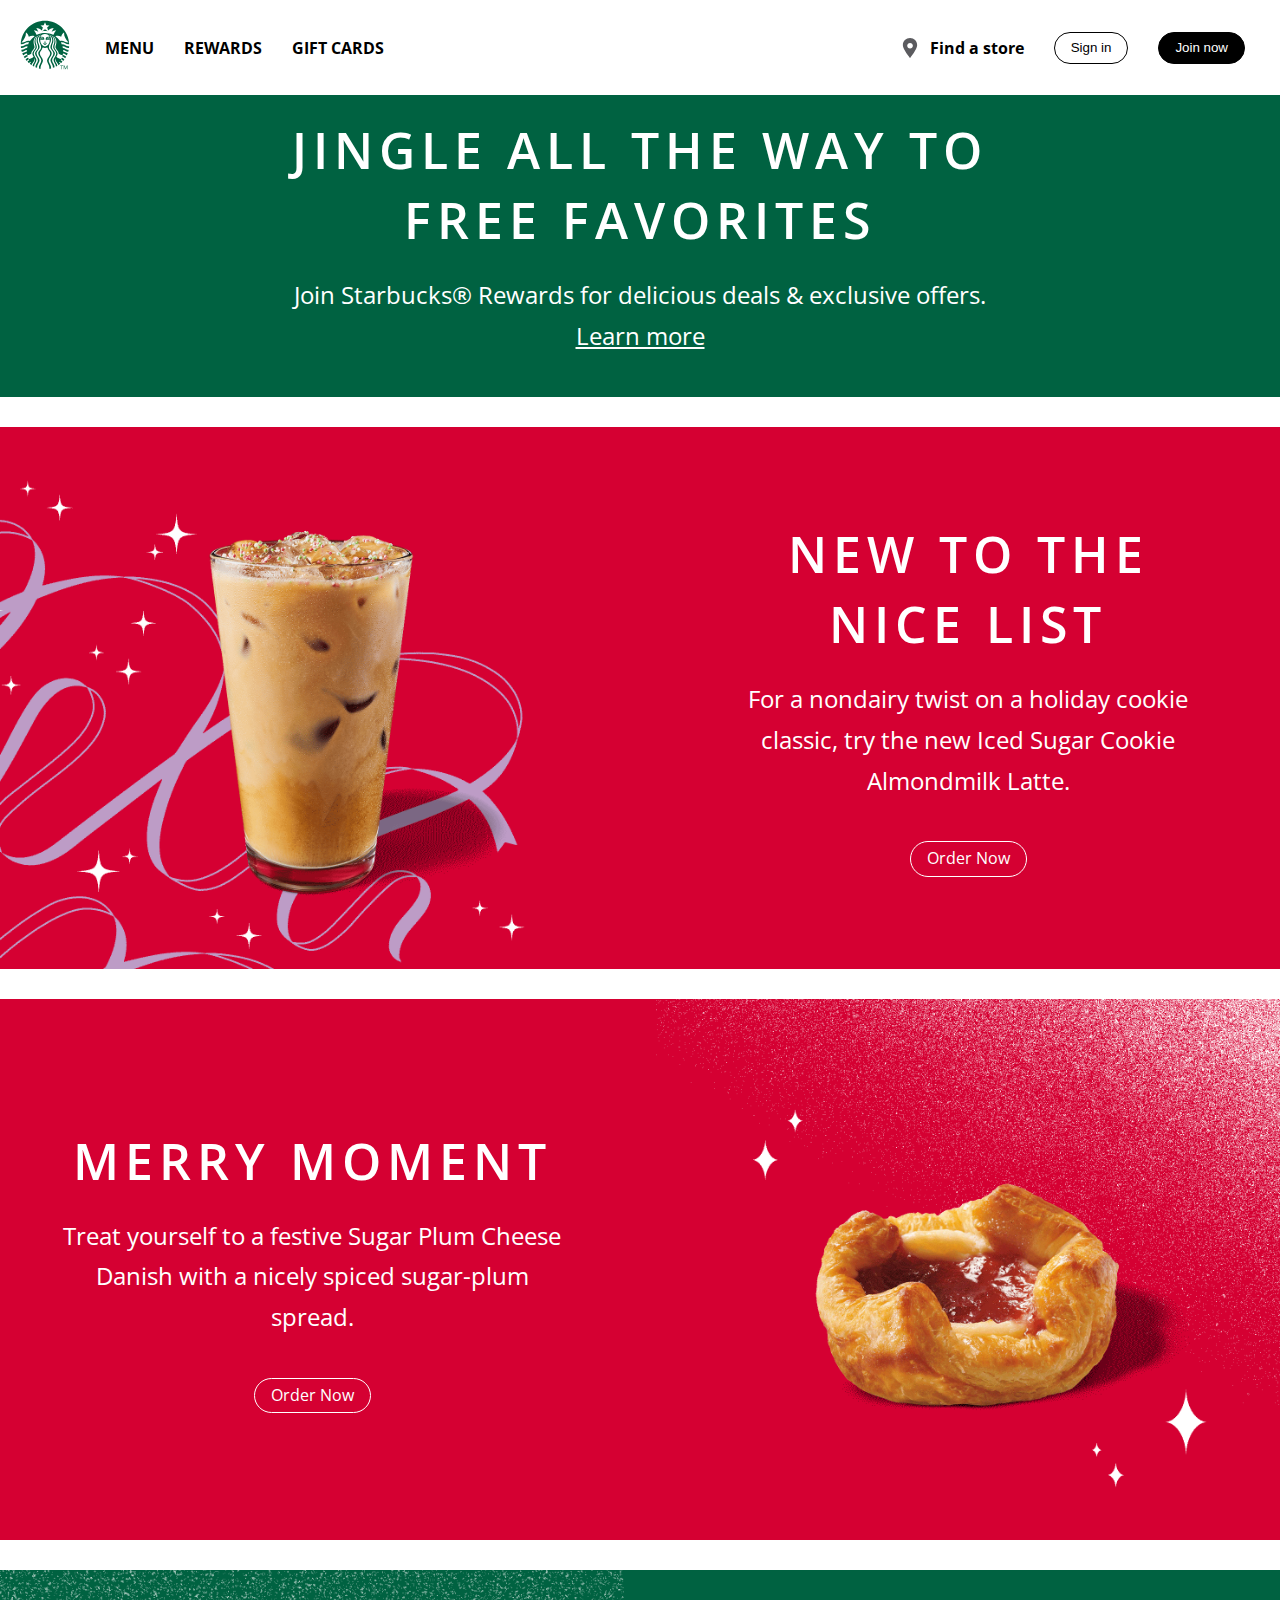
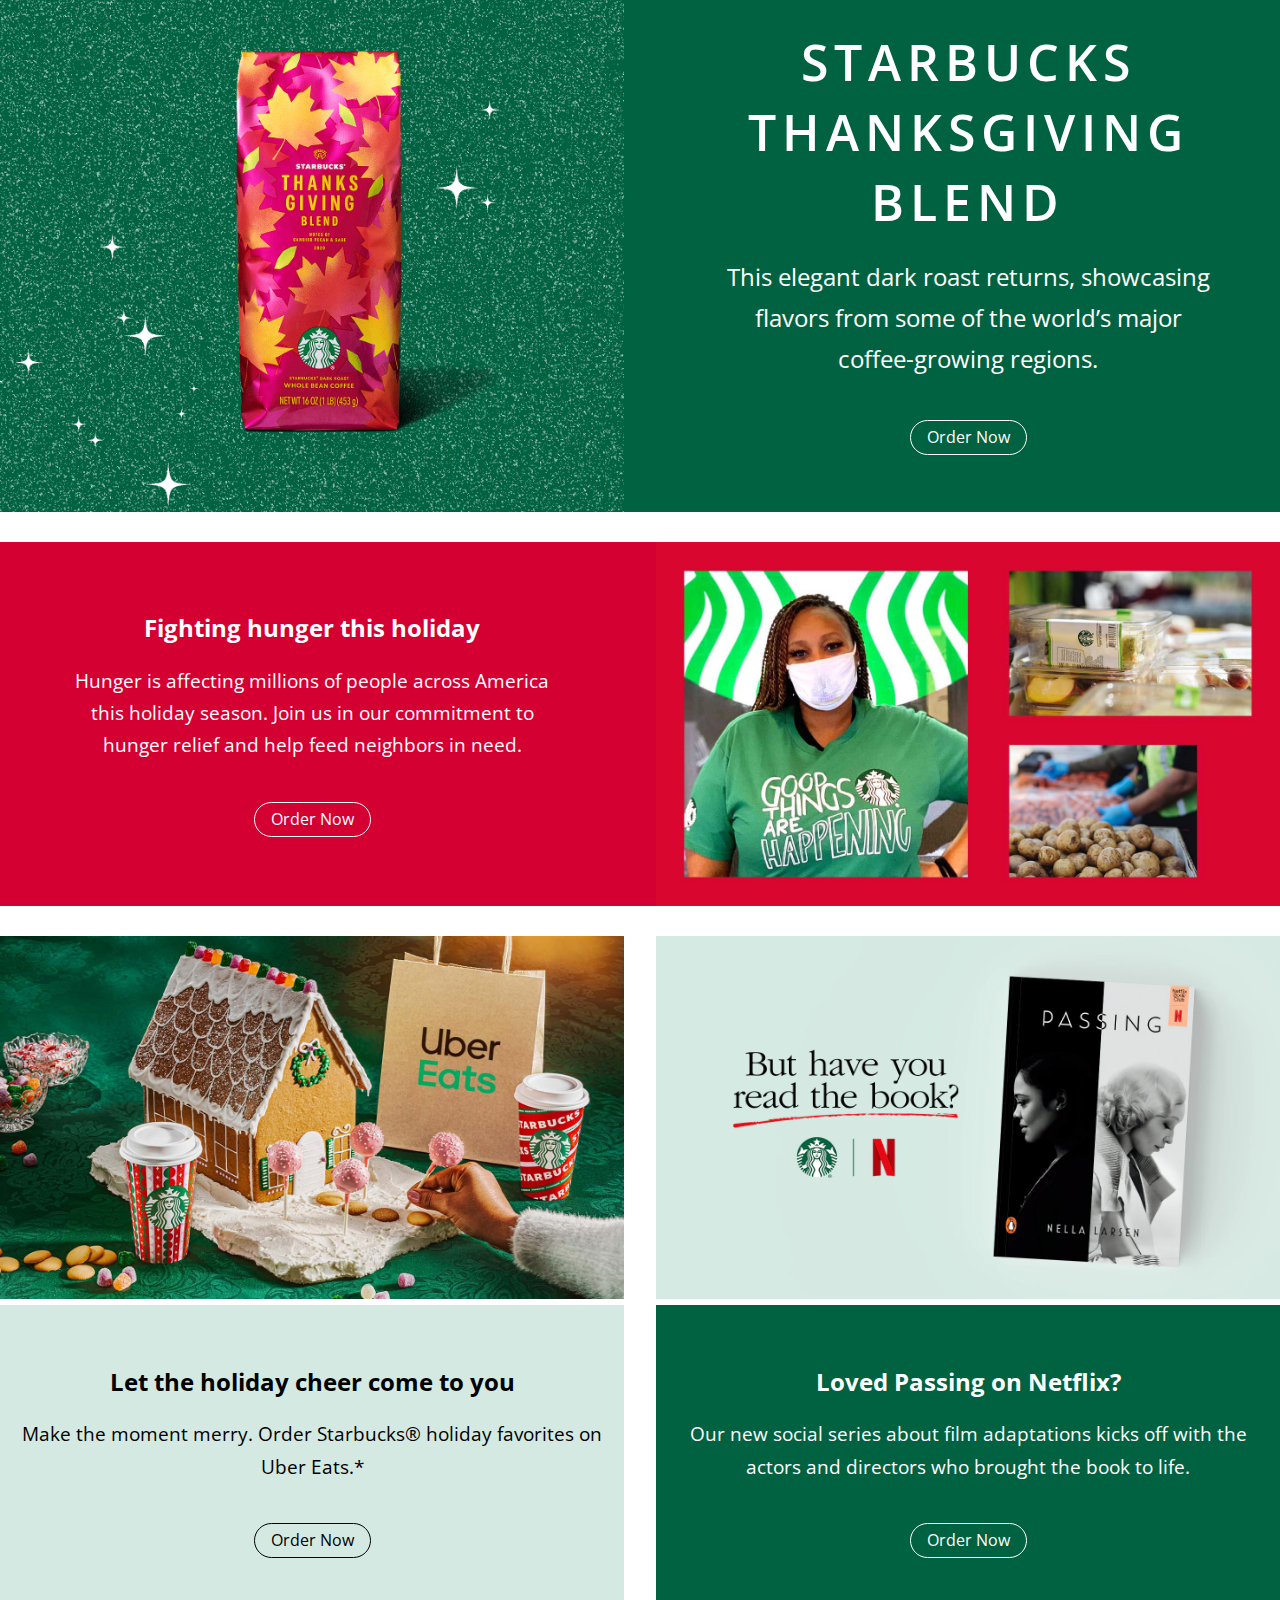
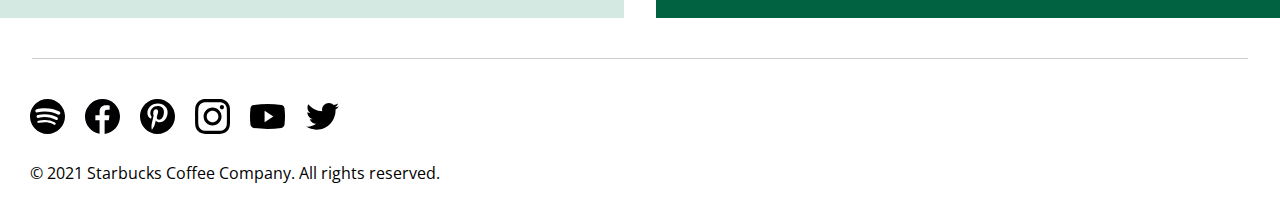
<file: starbucks-homepage-main/index.html>
<!DOCTYPE html>
<html lang="en">
	<head>
		<meta charset="UTF-8" />
		<meta http-equiv="X-UA-Compatible" content="IE=edge" />
		<meta name="viewport" content="width=device-width, initial-scale=1.0" />
		<link rel="stylesheet" href="style.css" />
		<title>Starbucks Coffee Web Clone</title>
	</head>
	<body>
		<nav class="navbar">
			<div class="navbar-container">
				<div class="navbar-brand">
					<a href="index.html">
						<img src="img/logo.svg" alt="Starbucks" />
					</a>
				</div>

				<ul class="navbar-nav-left">
					<li>
						<a href="#">Menu</a>
					</li>
					<li>
						<a href="#">Rewards</a>
					</li>
					<li>
						<a href="#">Gift Cards</a>
					</li>
				</ul>

				<ul class="navbar-nav-right">
					<li>
						<a href="#">
							<img src="img/marker.svg" alt="" />
							<span>Find a store</span>
						</a>
					</li>
					<li><button class="btn btn-dark-outline">Sign in</button></li>
					<li><button class="btn btn-dark">Join now</button></li>
				</ul>

				<!-- Hamburger Menu -->
				<button type="button" class="hamburger" id="menu-btn">
					<span class="hamburger-top"></span>
					<span class="hamburger-middle"></span>
					<span class="hamburger-bottom"></span>
				</button>
			</div>
		</nav>

		<!-- Mobile Menu -->
		<div class="mobile-menu hidden" id="menu">
			<ul>
				<li>
					<a href="#">Menu</a>
				</li>
				<li>
					<a href="#">Rewards</a>
				</li>
				<li>
					<a href="#">Gift Cards</a>
				</li>
			</ul>

			<div class="mobile-menu-bottom">
				<button class="btn btn-dark-outline">Sign in</button>
				<button class="btn btn-dark">Join now</button>
				<div>
					<a href="#">
						<img src="img/marker.svg" alt="" />
						<span>Find a store</span>
					</a>
				</div>
			</div>
		</div>

		<!-- Box A -->
		<section class="box box-a bg-primary text-center py-md">
			<div class="box-inner">
				<h2 class="text-xl">Jingle all the way to free favorites</h2>
				<p class="text-md">
					Join Starbucks® Rewards for delicious deals & exclusive offers.
					<a href="#">Learn more</a>
				</p>
			</div>
		</section>

		<!-- Box B -->
		<section class="box box-b bg-secondary grid-col-2">
			<img src="img/box-b.png" alt="" />
			<div class="box-text">
				<h2 class="text-xl">New to the nice list</h2>
				<p class="text-md">
					For a nondairy twist on a holiday cookie classic, try the new Iced
					Sugar Cookie Almondmilk Latte.
				</p>
				<a href="#" class="btn btn-light-outline">Order Now</a>
			</div>
		</section>

		<!-- Box C -->
		<section class="box box-c bg-secondary grid-col-2 grid-reversed">
			<img src="img/box-c.png" alt="" />
			<div class="box-text">
				<h2 class="text-xl">Merry moment</h2>
				<p class="text-md">
					Treat yourself to a festive Sugar Plum Cheese Danish with a nicely
					spiced sugar-plum spread.
				</p>
				<a href="#" class="btn btn-light-outline">Order Now</a>
			</div>
		</section>

		<!-- Box D -->
		<section class="box box-d bg-primary grid-col-2">
			<img src="img/box-d.png" alt="" />
			<div class="box-text">
				<h2 class="text-xl">Starbucks Thanksgiving Blend</h2>
				<p class="text-md">
					This elegant dark roast returns, showcasing flavors from some of the
					world’s major coffee-growing regions.
				</p>
				<a href="#" class="btn btn-light-outline">Order Now</a>
			</div>
		</section>

		<!-- Box E -->
		<section class="box box-e bg-secondary grid-col-2 grid-reversed">
			<img src="img/box-e.jpg" alt="" />
			<div class="box-text">
				<h2 class="text-md">Fighting hunger this holiday</h2>
				<p class="text-sm">
					Hunger is affecting millions of people across America this holiday
					season. Join us in our commitment to hunger relief and help feed
					neighbors in need.
				</p>
				<a href="#" class="btn btn-light-outline">Order Now</a>
			</div>
		</section>

		<!-- Box F -->
		<section class="box box-f grid-col-2">
			<div>
				<img src="img/box-f1.jpg" alt="" />
				<div class="bg-extra py-lg">
					<div class="box-text">
						<h2 class="text-md">Let the holiday cheer come to you</h2>
						<p class="text-sm">
							Make the moment merry. Order Starbucks® holiday favorites on Uber
							Eats.*
						</p>
						<a href="#" class="btn btn-dark-outline">Order Now</a>
					</div>
				</div>
			</div>
			<div>
				<img src="img/box-f2.jpg" alt="" />
				<div class="bg-primary py-lg">
					<div class="box-text">
						<h2 class="text-md">Loved Passing on Netflix?</h2>
						<p class="text-sm">
							Our new social series about film adaptations kicks off with the
							actors and directors who brought the book to life.
						</p>
						<a href="#" class="btn btn-light-outline">Order Now</a>
					</div>
				</div>
			</div>
		</section>

		<div class="divider"></div>

		<footer class="footer">
			<div class="footer-container">
				<div class="social">
					<a href="https://spotify.com">
						<img src="./img/social-spotify.svg" alt="" />
					</a>
					<a href="https://facebook.com">
						<img src="./img/social-facebook.svg" alt="" />
					</a>
					<a href="https://pinterest.com">
						<img src="./img/social-pinterest.svg" alt="" />
					</a>
					<a href="https://instagram.com">
						<img src="./img/social-instagram.svg" alt="" />
					</a>
					<a href="https://youtube.com">
						<img src="./img/social-youtube.svg" alt="" />
					</a>
					<a href="https://twitter.com">
						<img src="./img/social-twitter.svg" alt="" />
					</a>
				</div>
				<p>© 2021 Starbucks Coffee Company. All rights reserved.</p>
			</div>
		</footer>

		<script src="script.js"></script>
	</body>
</html>
</file>
<file: starbucks-homepage-main/style.css>
@import url('https://fonts.googleapis.com/css2?family=Open+Sans:wght@400;600;700&display=swap');

:root {
	--color-primary: #006241;
	--color-secondary: #d50032;
	--color-extra: #d4e9e2;
}

* {
	box-sizing: border-box;
	margin: 0;
	padding: 0;
}

html,
body {
	font-family: 'Open sans', sans-serif;
	line-height: 1.4;
	color: #000;
}

a {
	color: #000;
}

ul {
	list-style: none;
}

p {
	margin: 5px 0;
	line-height: 1.7;
}

img {
	max-width: 100%;
}

section a {
	color: #fff;
}
/* Navbar */
.navbar {
	width: 100%;
	height: auto;
	background-color: white;
	padding: 20px;
	box-shadow: 0 1px 3px rgb(0 0 0/ 10%), 0 2px 2px rgb(0 0 0/ 6%),
		0 0 2px rgb(0 0 0/ 7%);
}

.navbar-container {
	display: flex;
	justify-content: space-between;
	align-items: center;
	max-width: 1440px;
	margin: 0 auto;
}

.navbar ul {
	display: flex;
	align-items: center;
}

.navbar li {
	margin: 0 15px;
	font-weight: bold;
}

.navbar a:hover {
	color: var(--color-primary);
}

.navbar a {
	color: #000;
	text-decoration: none;
}

.navbar-brand img {
	width: 50px;
	height: 50px;
}

.navbar-nav-left {
	text-transform: uppercase;
	flex: 1;
	margin-left: 20px;
}

.navbar-nav-right li:first-child a {
	display: flex;
	align-items: center;
}

navbar-nav-right li:nth-child(2) {
	margin: 0 5px;
}
.navbar-nav-right img {
	height: 20px;
	width: 20px;
	margin-right: 10px;
}

/* Footer and social */
.footer-container {
	width: 100%;
	max-width: 1440px;
	margin: auto;
	padding: 0 30px 20px;
}

.social {
	display: flex;
	align-items: center;
	margin: 20px 0;
}
.social img {
	width: 35px;
	height: 35px;
}

.social a {
	text-decoration: none;
	margin-right: 20px;
}

.divider {
	width: 95%;
	height: 1px;
	background-color: #ccc;
	margin: 40px auto;
}
/* Box */
.box {
	margin-bottom: 30px;
}

.box-inner {
	max-width: 700px;
	margin: 0 auto;
}

.box-text {
	max-width: 500px;
	text-align: center;
	justify-self: center;
	padding: 20px 0;
	margin: 0 auto;
}

.box-f .box-text {
	max-width: 600px;
}

.box-text .btn {
	margin-top: 20px;
}
/* Grid Styles */
.grid-col-2 {
	display: grid;
	grid-template-columns: repeat(2, 1fr);
	gap: 2rem;
	align-items: center;
	justify-content: space-between;
}

.grid-reversed :first-child {
	order: 2;
}

/* Buttons */
.btn {
	cursor: pinter;
	display: inline-block;
	background: none;
	border: 1px #000 solid;
	border-radius: 50px;
	padding: 7px 16px;
	line-height: 1.2;
	text-align: center;
	text-decoration: none;
}

.btn-dark-outline {
	border-color: #000;
	color: #000;
}

.btn-dark-outline:hover,
.btn-light-outline:hover {
	background-color: rgba(0, 0, 0, 0.06);
}

.btn-dark {
	background-color: #000;
	color: #fff;
}

btn-dark:hover {
	background-color: #333;
}

.btn-light-outline {
	border-color: #fff;
	color: #fff;
}

.btn-light {
	background-color: #000;
	color: #fff;
}

/* Background */
.bg-primary {
	background-color: var(--color-primary);
	color: #fff;
}
.bg-secondary {
	background-color: var(--color-secondary);
	color: #fff;
}
.bg-extra {
	background-color: var(--color-extra);
	color: #000;
}
.bg-dark {
	background-color: var(--color-dark);
	color: #000;
}

/* Text styling */
.text-center {
	text-align: center;
}

.text-xl {
	font-size: 50px;
	text-transform: uppercase;
	letter-spacing: 6px;
	font-weight: 600;
	margin-bottom: 20px;
}

.text-xl {
	font-size: 50px;
	text-transform: uppercase;
	letter-spacing: 6px;
	font-weight: 600;
	margin-bottom: 20px;
}
.text-lg {
	font-size: 40px;
	text-transform: uppercase;
	margin-bottom: 20px;
}

.text-md {
	font-size: 24px;
	margin-bottom: 20px;
}
.text-sm {
	font-size: 19px;
	margin-bottom: 20px;
}

/* Padding */
.py-sm {
	padding: 10px 0;
}
.py-md {
	padding: 20px 0;
}
.py-lg {
	padding: 40px 0;
}

/* Hamburger menu */
.hamburger {
	cursor: pointer;
	width: 24px;
	height: 24px;
	position: relative;
	background: none;
	border: none;
	z-index: 10;
	transition: all 0.25s;
	display: none;
}

.hamburger-top,
.hamburger-middle,
.hamburger-bottom {
	position: absolute;
	top: 0;
	left: 0;
	width: 24px;
	height: 2px;
	background: #000;
	transform: rotate(0);
	transition: all 0.3s;
}

.hamburger-middle {
	transform: translateY(7px);
}
.hamburger-bottom {
	transform: translateY(14px);
}

.open .hamburger-top {
	transform: rotate(45deg) translateY(6px) translateX(6px);
}
.open .hamburger-middle {
	display: none;
}
.open .hamburger-bottom {
	transform: rotate(-45deg) translateY(6px) translateX(-6px);
}

/* Mobile Menu */
.mobile-menu {
	position: fixed;
	top: 85px;
	right: 0;
	color: #000;
	background-color: #fff;
	width: 90%;
	height: 100%;
	padding: 30px;
	box-shadow: inset 0 4px 3px -3px rgb(0 0 0/ 10%),
		inset 0 4px 2px -2px rgb(0 0 0/ 7%);
	transition: all 0.3s;
}

.mobile-menu img {
	width: 20px;
	height: 20px;
	margin-right: 10px;
}

mobile-menu ul {
	line-height: 3;
	border-bottom: #777 solid 1px;
	padding-bottom: 10px;
	margin-bottom: 30px;
}

.mobile-menu a {
	text-decoration: none;
	font-size: 20px;
}

.mobile-menu a:hover {
	color: var(--color-primary);
}

.mobile-menu div {
	margin-top: 20px;
}

.mobile-menu div a {
	display: flex;
	align-items: center;
	font-size: 16px;
}

.hidden {
	transform: translateX(100%);
}

.no-scroll {
	overflow: hidden;
}

@media (max-width: 960) {
	.text-xl {
		font-size: 30px;
	}

	.text-lg {
		font-size: 25px;
	}

	.text-md {
		font-size: 19px;
	}
}

@media (max-width: 768px) {
	.hamburger {
		display: block;
	}
	grid-col-2 {
		grid-template-columns: 1fr;
	}
	.grid-reversed :first-child {
		order: 0;
	}
	.navbar .navbar-nav-left,
	.navbar .navbar-nav-right {
		display: none;
	}
	.navbar-brand img {
		width: 40px;
		height: 40px;
	}
	.footer {
		text-align: center;
	}
}
@media (min-width: 14440px) {
	.box {
		max-width: 1440px;
		margin-right: auto;
		margin-left: auto;
	}
	.divider {
		max-width: 90%;
	}
}
</file>
